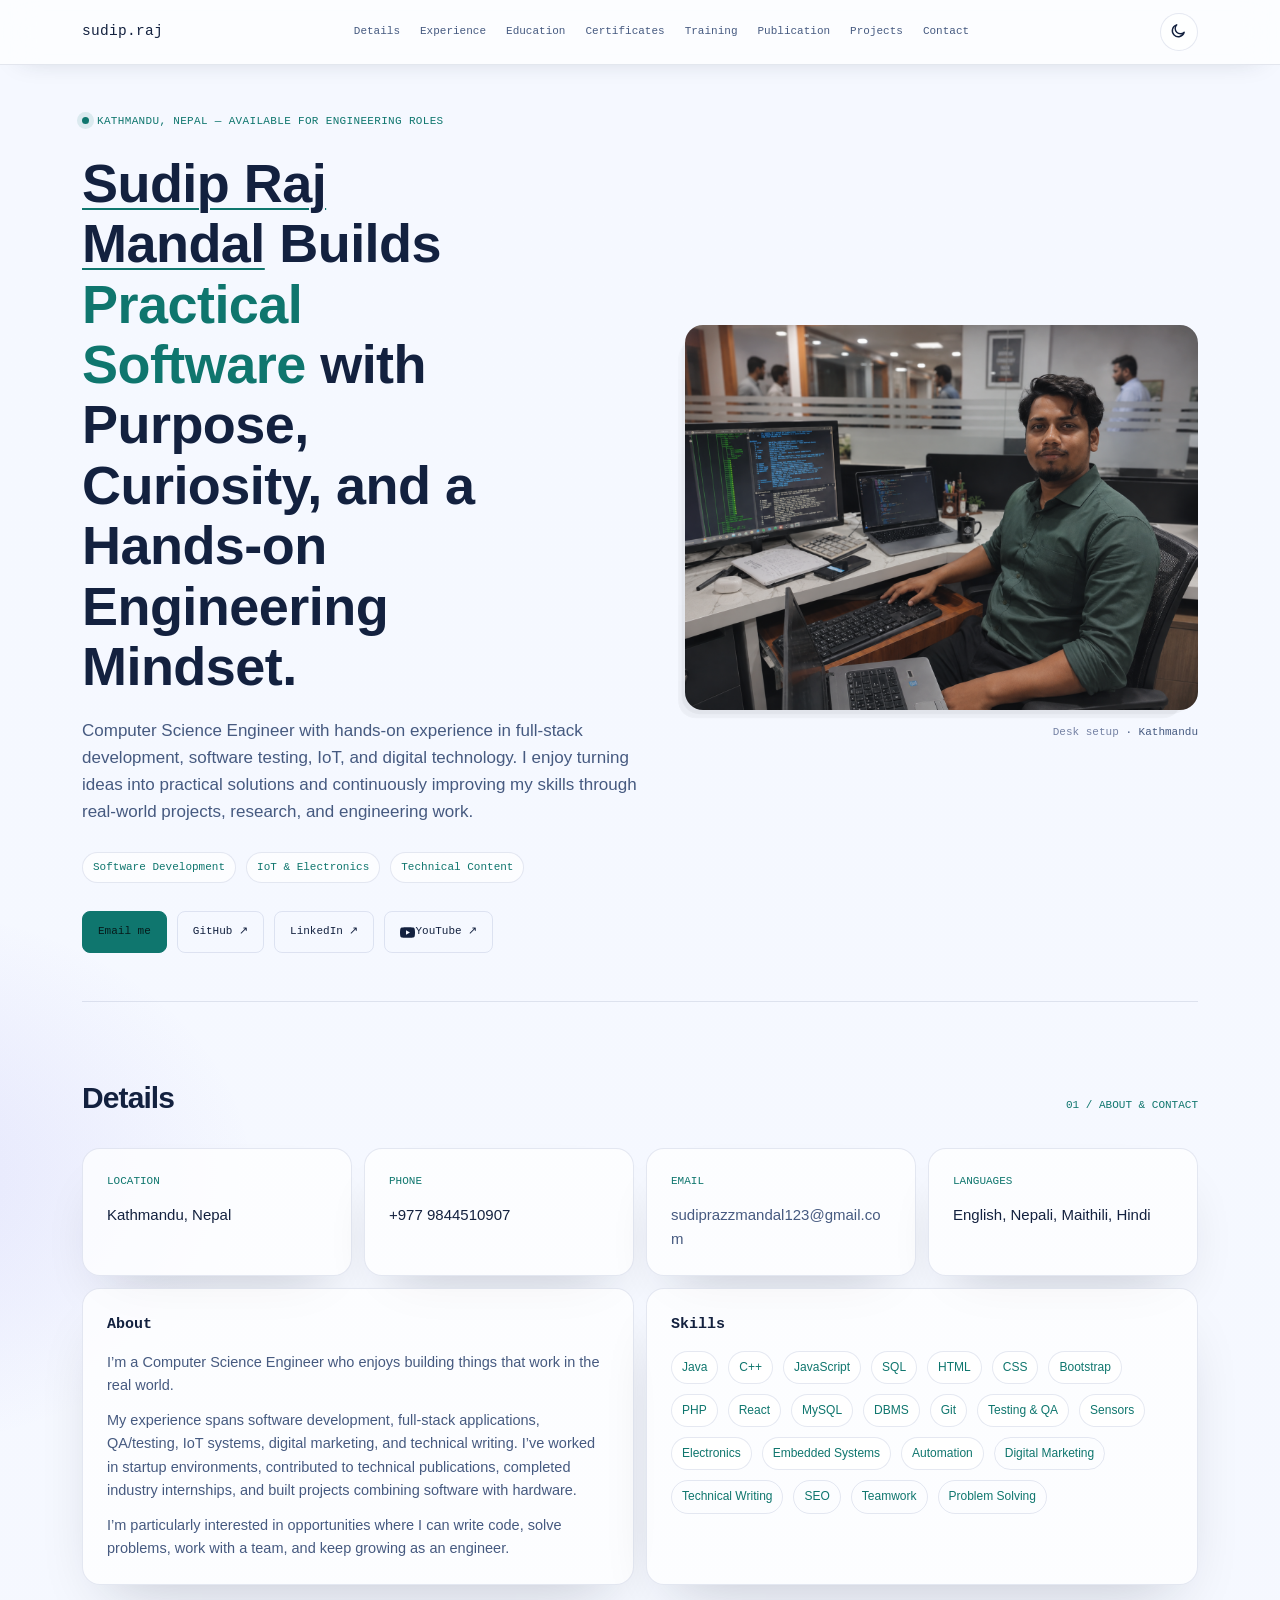
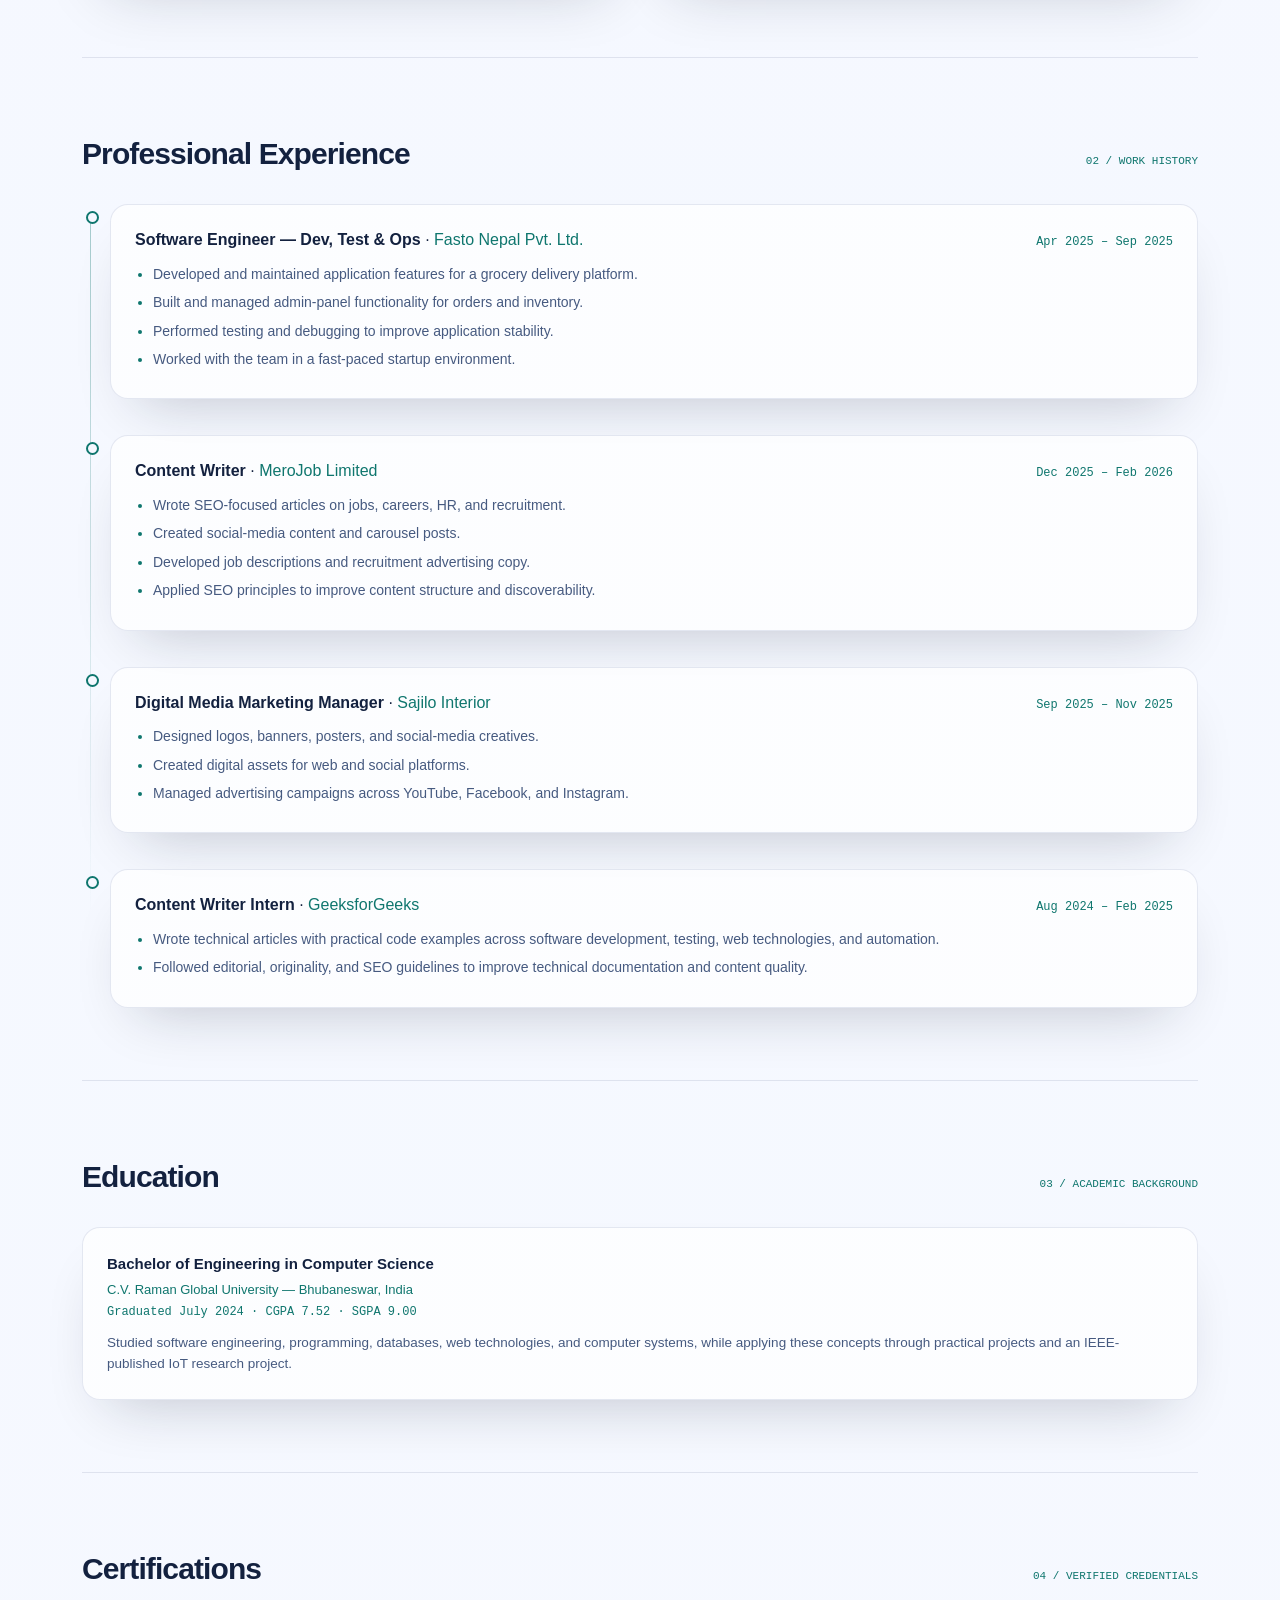
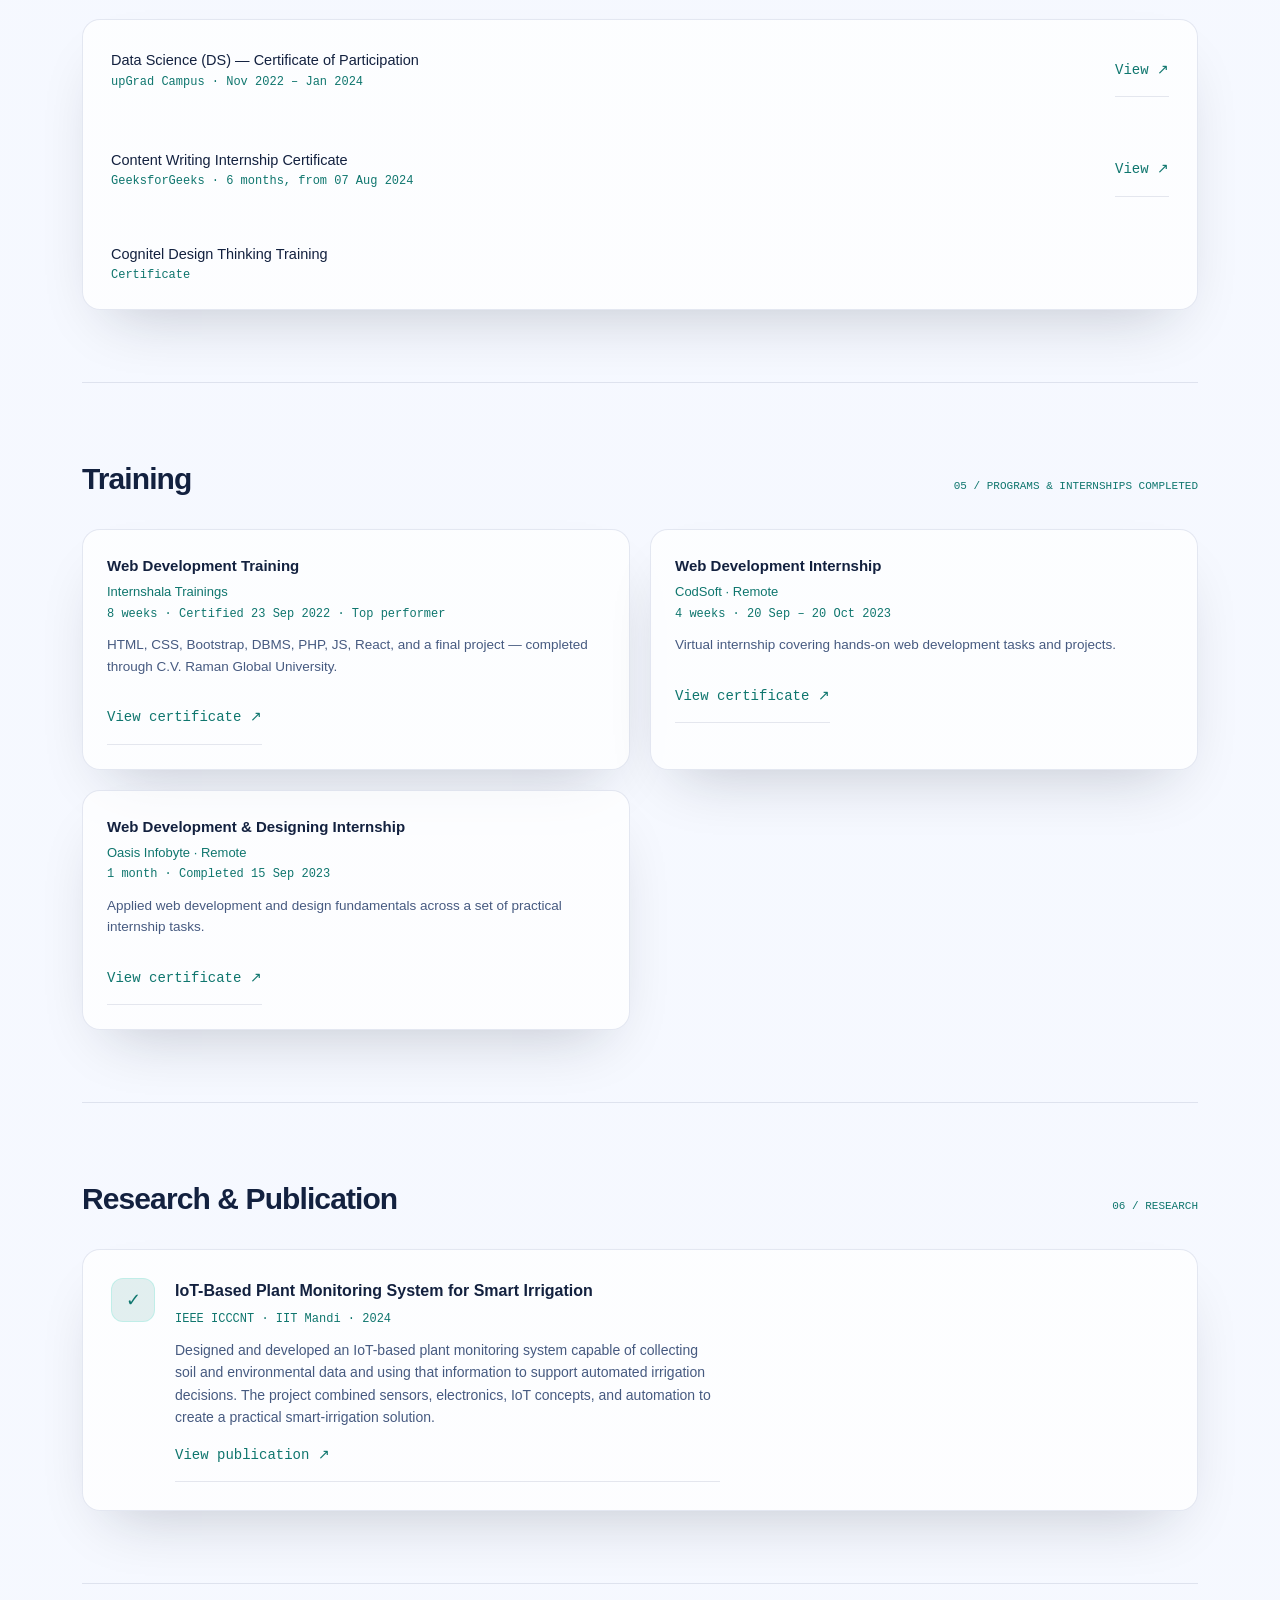
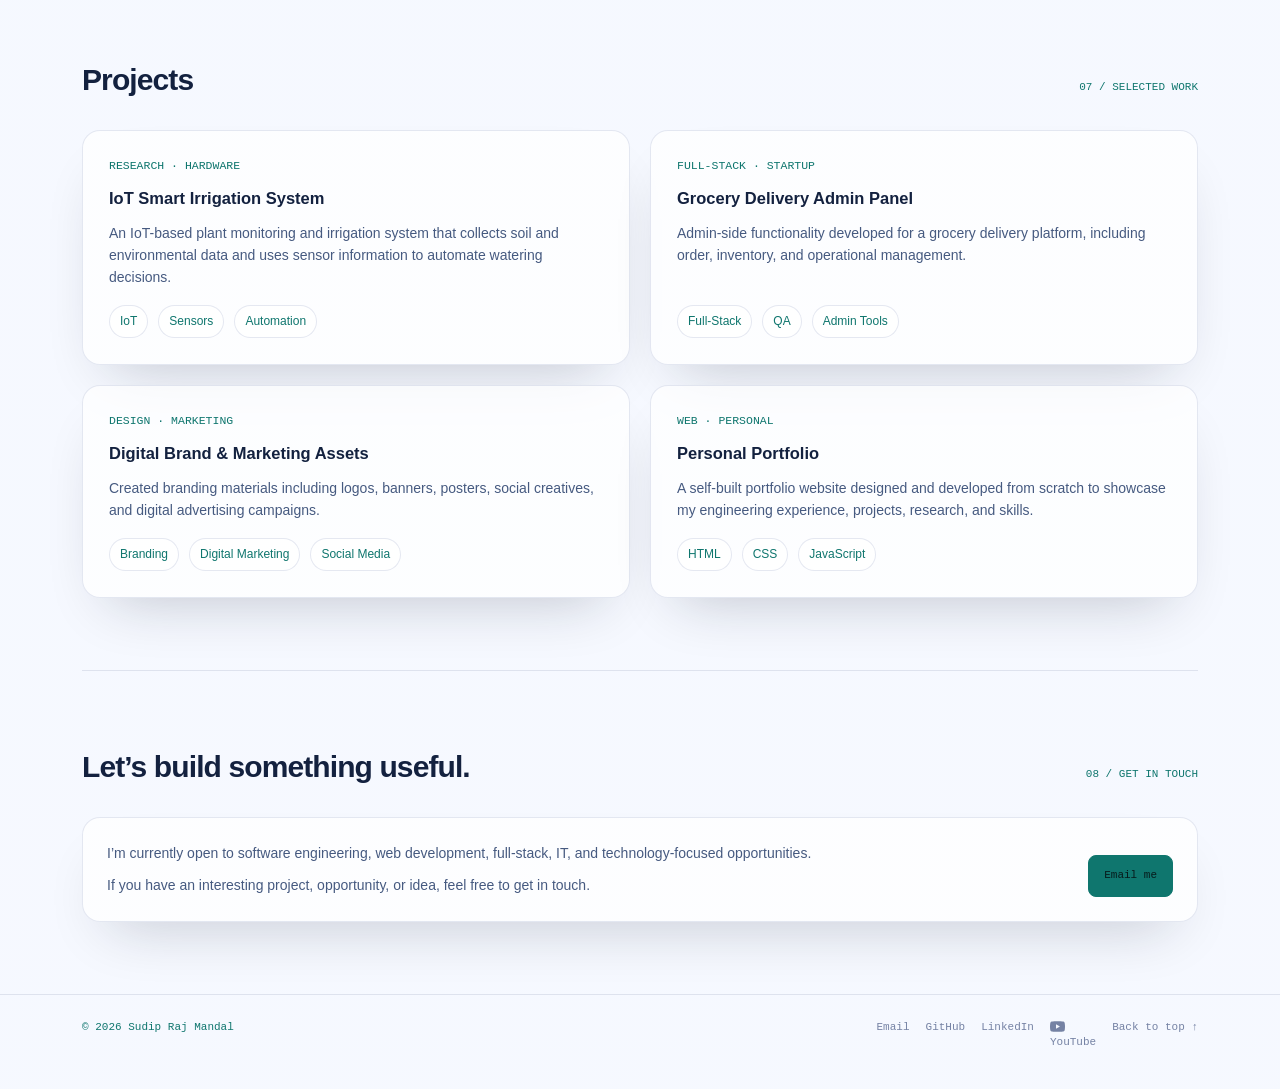
<file: index.html>
<!DOCTYPE html>
<html lang="en">
<head>
<meta charset="UTF-8">
<meta name="viewport" content="width=device-width, initial-scale=1.0">
<meta name="description" content="Sudip Raj Mandal is a Computer Science Engineer and Software Developer working across full-stack development, software testing, IoT, and digital technology.">
<meta name="author" content="Sudip Raj Mandal">
<link rel="canonical" href="https://cybok902.github.io/Sudip_Raj_Mandal_Portfolio/">
<meta property="og:type" content="website">
<meta property="og:url" content="https://cybok902.github.io/Sudip_Raj_Mandal_Portfolio/">
<meta property="og:title" content="Sudip Raj Mandal | Portfolio">
<meta property="og:description" content="Portfolio of Sudip Raj Mandal, Computer Science Engineer and Software Developer.">
<meta property="og:image" content="https://cybok902.github.io/Sudip_Raj_Mandal_Portfolio/images/hero-4.png">
<meta name="twitter:card" content="summary_large_image">
<meta name="twitter:title" content="Sudip Raj Mandal | Portfolio">
<meta name="twitter:description" content="Portfolio of Sudip Raj Mandal, Computer Science Engineer and Software Developer.">
<meta name="twitter:image" content="https://cybok902.github.io/Sudip_Raj_Mandal_Portfolio/images/hero-4.png">
<title>Sudip Raj Mandal | Computer Science Engineer Portfolio</title>
<meta name="theme-color" content="#0a0e17">
<link rel="icon" href="images/hero-4.png" type="image/png">
<script type="application/ld+json">
{
  "@context": "https://schema.org",
  "@type": "Person",
  "name": "Sudip Raj Mandal",
  "url": "https://cybok902.github.io/Sudip_Raj_Mandal_Portfolio/",
  "jobTitle": "Computer Science Engineer and Software Developer",
  "image": "https://cybok902.github.io/Sudip_Raj_Mandal_Portfolio/images/hero-4.png"
}
</script>
<script>
  /* Set theme before first paint: saved choice wins, otherwise follow real local time. */
  (function(){
    try{
      var saved = localStorage.getItem('sudip-theme');
      var theme = saved;
      if(theme !== 'light' && theme !== 'dark'){
        var hour = new Date().getHours();
        theme = (hour >= 6 && hour < 18) ? 'light' : 'dark';
      }
      document.documentElement.setAttribute('data-theme', theme);
    }catch(e){
      document.documentElement.setAttribute('data-theme','dark');
    }
  })();
</script>
<style>
  @font-face {
    font-family: 'JetBrains Mono';
    src: local('JetBrains Mono');
  }
  :root{
    --bg: #0a0e17;
    --bg-2: #0d1220;
    --glass: rgba(255,255,255,0.045);
    --glass-border: rgba(255,255,255,0.09);
    --glass-hi: rgba(255,255,255,0.09);
    --ink: #e7ecf4;
    --ink-dim: #8b96ab;
    --ink-dimmer: #5c6780;
    --accent: #5eead4;
    --accent-2: #7c9eff;
    --accent-dim: rgba(94,234,212,0.14);
    --line: rgba(255,255,255,0.08);
    --radius: 18px;
    --grad-a: rgba(94,234,212,0.10);
    --grad-b: rgba(94,148,234,0.08);
    --shadow: 0 30px 60px -20px rgba(0,0,0,0.6);
  }
  :root[data-theme="light"]{
    --bg: #f5f8ff;
    --bg-2: #ffffff;
    --glass: rgba(255,255,255,0.72);
    --glass-border: rgba(110,127,176,0.18);
    --glass-hi: rgba(255,255,255,0.94);
    --ink: #13213f;
    --ink-dim: #465a80;
    --ink-dimmer: #7582a4;
    --accent: #0f766e;
    --accent-2: #4f46e5;
    --accent-dim: rgba(15,118,110,0.11);
    --line: rgba(79,92,138,0.14);
    --grad-a: rgba(14,165,233,0.13);
    --grad-b: rgba(79,70,229,0.11);
    --shadow: 0 28px 60px -28px rgba(15,23,42,0.24);
  }
  *{box-sizing:border-box; margin:0; padding:0;}
  html{scroll-behavior:smooth;}
  body{
    background:
      radial-gradient(900px 500px at 85% -10%, var(--grad-a), transparent 60%),
      radial-gradient(700px 500px at -10% 20%, var(--grad-b), transparent 55%),
      linear-gradient(180deg, var(--bg) 0%, color-mix(in srgb, var(--bg) 92%, white 8%) 100%);
    color:var(--ink);
    font-family: 'Inter', -apple-system, BlinkMacSystemFont, 'Segoe UI', sans-serif;
    line-height:1.6;
    min-height:100vh;
    -webkit-font-smoothing:antialiased;
    transition: background-color .45s ease, color .35s ease;
  }
  body, .card, .topnav, .btn, .pill, .cert-link, .theme-toggle{
    transition: background-color .4s ease, border-color .4s ease, color .35s ease, box-shadow .4s ease;
  }
  a{color:inherit; text-decoration:none;}
  ::selection{background:var(--accent-dim); color:var(--accent);}

  .mono{font-family:'JetBrains Mono','SF Mono',Consolas,monospace;}

  /* focus visibility */
  a:focus-visible, button:focus-visible{outline:2px solid var(--accent); outline-offset:3px; border-radius:6px;}

  @media (prefers-reduced-motion: reduce){
    *{animation-duration:0.01ms !important; animation-iteration-count:1 !important; transition-duration:0.01ms !important; scroll-behavior:auto !important;}
  }

  /* ---------- layout shell ---------- */
  .shell{
    max-width:1180px;
    margin:0 auto;
    padding:0 32px;
  }

  /* ---------- top nav ---------- */
  .topnav{
    position:sticky; top:0; z-index:50;
    backdrop-filter: blur(18px) saturate(140%);
    -webkit-backdrop-filter: blur(18px) saturate(140%);
    background: rgba(10,14,23,0.62);
    border-bottom:1px solid var(--line);
  }
  :root[data-theme="light"] .topnav{
    background: rgba(255,255,255,0.68);
    box-shadow: 0 12px 28px -22px rgba(30,41,59,0.28);
  }
  .topnav-inner{
    max-width:1180px; margin:0 auto; padding:0 32px;
    display:flex; align-items:center; justify-content:space-between;
    height:64px; position:relative;
  }
  .brand{font-size:14.5px; letter-spacing:0.02em; color:var(--ink);} 

  /* Minimal hero/sequence styles so slideshow images render correctly */
  .hero{display:flex; gap:28px; align-items:center; justify-content:space-between; padding:48px 0;}
  .hero-photo{flex:0 0 46%; display:flex; flex-direction:column; align-items:flex-end;}
  .sequence-shell{position:relative; width:100%; max-width:520px; aspect-ratio: 16/12; padding-top:75%; min-height:280px;}
  .sequence-layer{position:absolute; inset:0; display:block; border-radius:18px; overflow:hidden; background:linear-gradient(180deg, rgba(0,0,0,0.02), rgba(0,0,0,0.04));}
  .sequence-layer img{width:100%; height:100%; object-fit:cover; display:block; -webkit-user-drag:none;}
  .sequence-layer.back{transform:translate3d(-12px,12px,0) scale(.98); filter:brightness(.88);}
  .sequence-layer.mid{transform:translate3d(-6px,6px,0) scale(.99); filter:brightness(.95);}
  .sequence-layer.front{transform:none;}

  .navlinks{display:flex; gap:20px; align-items:center; font-size:11px; color:var(--ink-dim);}
  .navlinks a:hover, .foot-links a:hover{color:var(--accent);}
  .nav-right{display:flex; align-items:center; gap:10px;}
  .theme-toggle, .nav-toggle{border:1px solid var(--glass-border); background:var(--glass); color:var(--ink); cursor:pointer;}
  .theme-toggle{width:38px; height:38px; border-radius:50%; display:grid; place-items:center;}
  .theme-toggle svg{width:17px; height:17px;}
  .icon-moon{display:none;}
  :root[data-theme="light"] .icon-sun{display:none;}
  :root[data-theme="light"] .icon-moon{display:block;}
  .nav-toggle{display:none; width:38px; height:38px; border-radius:8px;}
  .nav-toggle span, .nav-toggle::before, .nav-toggle::after{content:""; display:block; width:16px; height:1px; margin:4px auto; background:currentColor;}
  .eyebrow-line{font-size:11px; color:var(--accent); letter-spacing:.03em; text-transform:uppercase;}
  .dot{display:inline-block; width:7px; height:7px; margin-right:8px; border-radius:50%; background:var(--accent); box-shadow:0 0 0 5px var(--accent-dim);}
  h1{max-width:14ch; margin:22px 0 20px; font-size:clamp(34px,4.4vw,54px); line-height:1.12; letter-spacing:-.01em; font-weight:600;}
  h1 .name{text-decoration-line:underline; text-decoration-color:var(--accent); text-decoration-thickness:2px; text-underline-offset:6px;}
  h1 em{color:var(--accent); font-style:normal;}
  .lede{max-width:600px; color:var(--ink-dim); font-size:17px;}
  .hero-meta, .hero-actions, .pill-row{display:flex; flex-wrap:wrap; gap:10px; align-items:center;}
  .hero-meta{margin:26px 0 28px; color:var(--ink-dim); font-size:11px;}
  .meta-chip, .pill{padding:6px 10px; border:1px solid var(--glass-border); border-radius:999px; background:var(--glass);}
  .btn{display:inline-flex; align-items:center; min-height:42px; padding:0 15px; border:1px solid var(--glass-border); border-radius:8px; font-size:11px;}
  .social-icon{width:15px; height:15px; flex:0 0 15px; display:block;}
  .btn-solid{background:var(--accent); color:#071b1b; border-color:var(--accent);}
  .btn-ghost:hover, .theme-toggle:hover{background:var(--glass-hi); border-color:var(--accent);}
  .hero-photo .tag{margin-top:14px; color:var(--ink-dimmer); font-size:11px;}
  .hero-photo .tag b{color:var(--ink-dim); font-weight:400;}
  section{padding:72px 0; border-top:1px solid var(--line);}
  .section-head{display:flex; align-items:baseline; justify-content:space-between; gap:20px; margin-bottom:26px;}
  h2{font-size:30px; letter-spacing:-.03em;}
  .idx, .label{color:var(--accent); font-size:11px; text-transform:uppercase;}
  h3{font-size:15px; margin-bottom:14px;}
  .details-grid{display:grid; grid-template-columns:repeat(4,1fr); gap:12px;}
  .about-row, .split-grid{display:grid; grid-template-columns:1fr 1fr; gap:12px; margin-top:12px;}
  .card{padding:24px; border:1px solid var(--glass-border); border-radius:var(--radius); background:var(--glass); box-shadow:var(--shadow);}
  .detail-item{min-height:104px;}
  .value{margin-top:12px; font-size:15px; overflow-wrap:anywhere;}
  .value a{color:var(--ink-dim);}
  .value a:hover{color:var(--accent);}
  .pill{font-size:12px; color:var(--ink-dim);}
  .pill.soft{background:transparent;}
  .timeline{display:grid; gap:12px;}
  .timeline-item{display:grid; grid-template-columns:150px 1fr; gap:24px;}
  .timeline-date{color:var(--accent); font-size:11px; text-transform:uppercase;}
  .timeline-copy p, .project p, .contact-copy p{color:var(--ink-dim); font-size:14px;}
  .timeline-copy strong{display:block; margin-bottom:5px; font-size:16px;}
  .tl-item{position:relative; padding-left:28px; padding-bottom:24px;}
  .tl-item:last-child{padding-bottom:0;}
  .tl-item::before{content:""; position:absolute; left:4px; top:7px; width:9px; height:9px; border-radius:50%; background:var(--bg); border:2px solid var(--accent);}
  .timeline:has(.tl-item){position:relative; padding-left:0;}
  .timeline:has(.tl-item)::before{content:""; position:absolute; left:8px; top:8px; bottom:8px; width:1px; background:linear-gradient(var(--accent), transparent 90%); opacity:.35;}
  .tl-card{padding:22px 24px;}
  .tl-top{display:flex; justify-content:space-between; align-items:baseline; flex-wrap:wrap; gap:8px; margin-bottom:6px;}
  .tl-role{font-size:16px; font-weight:600; color:var(--ink);}
  .tl-org{color:var(--accent); font-weight:500;}
  .tl-date{font-size:12px; color:var(--ink-dimmer); white-space:nowrap;}
  .tl-card ul{margin-top:10px; padding-left:18px; color:var(--ink-dim); font-size:14px;}
  .tl-card li{margin-bottom:6px;}
  .tl-card li::marker{color:var(--accent);}
  .stack-grid{display:grid; grid-template-columns:1fr 1fr; gap:20px;}
  .stack-card{padding:24px;}
  .stack-card h3{font-size:15px; font-weight:600; color:var(--ink); margin-bottom:4px;}
  .stack-card .org{font-size:13px; color:var(--accent); margin-bottom:2px;}
  .stack-card .meta, .pub-card .meta{font-size:12px; color:var(--ink-dimmer); margin-bottom:10px;}
  .stack-card p{font-size:13.5px; color:var(--ink-dim);}
  .list-simple{display:flex; flex-direction:column; gap:14px; padding:8px;}
  .list-simple .row{display:flex; justify-content:space-between; align-items:center; padding:16px 20px;}
  .list-simple .name{font-size:14.5px; color:var(--ink); font-weight:500;}
  .list-simple .meta{font-size:12px; color:var(--ink-dimmer);}
  .list-simple .right{display:flex; align-items:center; gap:14px;}
  .stack-card .cert-link{display:inline-flex; margin-top:14px;}
  .pub-card{padding:28px; display:flex; gap:20px; align-items:flex-start;}
  .pub-icon{width:44px; height:44px; border-radius:12px; flex-shrink:0; background:var(--accent-dim); border:1px solid rgba(94,234,212,.25); display:flex; align-items:center; justify-content:center; color:var(--accent); font-size:18px;}
  .pub-card h3{font-size:16px; font-weight:600; color:var(--ink); margin-bottom:6px;}
  .pub-card p{font-size:14px; color:var(--ink-dim); max-width:70ch;}
  .proj-grid{display:grid; grid-template-columns:repeat(2, 1fr); gap:20px;}
  .proj-card{padding:26px; display:flex; flex-direction:column; height:100%;}
  .proj-card .kicker{font-size:11.5px; color:var(--ink-dimmer); margin-bottom:10px;}
  .proj-card h3{font-size:16.5px; font-weight:600; margin-bottom:10px; color:var(--ink);}
  .proj-card p{font-size:14px; color:var(--ink-dim); flex-grow:1;}
  .proj-card .pill-row{margin-top:16px;}
  .project-grid{display:grid; grid-template-columns:repeat(3,1fr); gap:12px;}
  .project{min-height:220px; display:flex; flex-direction:column;}
  .project .project-type{color:var(--accent); font-size:11px; text-transform:uppercase; margin-bottom:18px;}
  .project .project-link{margin-top:auto; padding-top:24px; color:var(--ink); font-size:12px;}
  .project .project-link:hover{color:var(--accent);}
  .cert-list{display:grid; gap:10px;}
  .cert-link{display:flex; justify-content:space-between; gap:20px; padding:15px 0; border-bottom:1px solid var(--line); color:var(--ink-dim); font-size:14px;}
  .cert-link:hover{color:var(--accent);}
  .meta-chip, .pill, .pill.soft, .tl-date, .stack-card .meta, .pub-card .meta, .list-simple .meta, .cert-link, .proj-card .kicker, .copyright{color:var(--accent);}
  .contact-copy{display:flex; align-items:end; justify-content:space-between; gap:24px;}
  footer{border-top:1px solid var(--line); padding:24px 0 38px; color:var(--ink-dimmer); font-size:11px;}
  .foot-inner{display:flex; justify-content:space-between; gap:20px;}
  .foot-links{display:flex; flex-wrap:wrap; gap:16px;}
  .reveal{animation:rise .7s both;}
  @keyframes rise{from{opacity:0; transform:translateY(10px)}to{opacity:1; transform:none}}
  @media (max-width:900px){.navlinks{gap:12px}.hero{align-items:flex-start}.details-grid{grid-template-columns:repeat(2,1fr)}.project-grid,.proj-grid{grid-template-columns:1fr 1fr}}
  @media (max-width:680px){.shell,.topnav-inner{padding-left:20px; padding-right:20px}.nav-toggle{display:block}.navlinks{display:none; position:absolute; top:64px; left:20px; right:20px; padding:14px; flex-direction:column; align-items:flex-start; background:var(--bg-2); border:1px solid var(--glass-border); border-radius:10px; box-shadow:var(--shadow)}.navlinks.open{display:flex}.hero{display:flex; flex-direction:column; padding:42px 0}.hero-photo{width:100%; align-items:stretch}.sequence-shell{max-width:none; min-height:0}.hero-photo .tag{text-align:right}.hero-actions .btn{flex:1; justify-content:center}.section-head{align-items:flex-start; flex-direction:column; gap:6px}.details-grid,.about-row,.split-grid,.project-grid,.proj-grid,.stack-grid{grid-template-columns:1fr}.timeline-item{grid-template-columns:1fr; gap:5px}.contact-copy,.foot-inner{align-items:flex-start; flex-direction:column}.foot-links{gap:10px}.tl-top{display:block}.tl-date{margin-top:6px}.pub-card{padding:20px;}}

</style>
</head>
<body>

<nav class="topnav">
  <div class="topnav-inner">
    <div class="brand mono">sudip<span>.</span>raj</div>
    <button class="nav-toggle" id="navToggle" type="button" aria-label="Toggle navigation menu" aria-expanded="false" aria-controls="navMenu">
      <span></span>
    </button>
    <div class="navlinks mono" id="navMenu">
      <a href="#details">Details</a>
      <a href="#experience">Experience</a>
      <a href="#education">Education</a>
      <a href="#certifications">Certificates</a>
      <a href="#training">Training</a>
      <a href="#publication">Publication</a>
      <a href="#projects">Projects</a>
      <a href="#contact">Contact</a>
    </div>
    <div class="nav-right">
      <button class="theme-toggle" id="themeToggle" type="button" aria-label="Toggle light and dark mode" title="Toggle light / dark mode">
        <span class="icon-sun">
          <svg viewBox="0 0 24 24" fill="none" stroke="currentColor" stroke-width="2" stroke-linecap="round" stroke-linejoin="round"><circle cx="12" cy="12" r="4.5"></circle><path d="M12 2.5v2.5M12 19v2.5M4.6 4.6l1.8 1.8M17.6 17.6l1.8 1.8M2.5 12H5M19 12h2.5M4.6 19.4l1.8-1.8M17.6 6.4l1.8-1.8"></path></svg>
        </span>
        <span class="icon-moon">
          <svg viewBox="0 0 24 24" fill="none" stroke="currentColor" stroke-width="2" stroke-linecap="round" stroke-linejoin="round"><path d="M20 14.5A8.5 8.5 0 1 1 9.5 4a7 7 0 0 0 10.5 10.5z"></path></svg>
        </span>
      </button>
    </div>
  </div>
</nav>

<div class="shell">

  <!-- HERO -->
  <header class="hero" id="top">
    <div>
      <div class="eyebrow-line mono"><span class="dot"></span>Kathmandu, Nepal — available for engineering roles</div>
      <h1><span class="name">Sudip Raj Mandal</span> Builds <em>Practical Software</em> with Purpose, Curiosity, and a Hands-on Engineering Mindset.</h1>
      <p class="lede">Computer Science Engineer with hands-on experience in full-stack development, software testing, IoT, and digital technology. I enjoy turning ideas into practical solutions and continuously improving my skills through real-world projects, research, and engineering work.</p>
      <div class="hero-meta mono" aria-label="Professional highlights">
        <span class="meta-chip">Software Development</span>
        <span class="meta-chip">IoT &amp; Electronics</span>
        <span class="meta-chip">Technical Content</span>
      </div>
      <div class="hero-actions">
        <a class="btn btn-solid mono" href="mailto:sudiprazzmandal123@gmail.com">Email me</a>
        <a class="btn btn-ghost mono" href="https://github.com/CYBOK902" target="_blank" rel="noopener">GitHub ↗</a>
        <a class="btn btn-ghost mono" href="https://www.linkedin.com/in/sudiprajmandal" target="_blank" rel="noopener">LinkedIn ↗</a>
        <a class="btn btn-ghost mono" href="https://www.youtube.com/@cybok6620/videos" target="_blank" rel="noopener"><svg class="social-icon" viewBox="0 0 24 24" aria-hidden="true"><path fill="currentColor" d="M23.5 6.2a3 3 0 0 0-2.1-2.1C19.5 3.6 12 3.6 12 3.6s-7.5 0-9.4.5A3 3 0 0 0 .5 6.2 31 31 0 0 0 0 12a31 31 0 0 0 .5 5.8 3 3 0 0 0 2.1 2.1c1.9.5 9.4.5 9.4.5s7.5 0 9.4-.5a3 3 0 0 0 2.1-2.1A31 31 0 0 0 24 12a31 31 0 0 0-.5-5.8ZM9.6 15.6V8.4l6.3 3.6-6.3 3.6Z"/></svg>YouTube ↗</a>
      </div>
    </div>
    <div class="hero-photo">
      <div class="sequence-shell" aria-label="Portfolio profile visual sequence">
        <div class="sequence-layer back"></div>
        <div class="sequence-layer mid"></div>
        <div class="sequence-layer front">
          <img src="images/hero-1.png" alt="Portfolio image" loading="eager" decoding="async">
        </div>
      </div>
      <div class="tag mono">Desk setup <b>· Kathmandu</b></div>
    </div>
  </header>

  <!-- DETAILS -->
  <section id="details" class="reveal">
    <div class="section-head">
      <h2>Details</h2>
      <span class="idx mono">01 / About & contact</span>
    </div>
    <div class="details-grid">
      <div class="card detail-item reveal reveal-stagger" style="--i:0;">
        <div class="label mono">Location</div>
        <div class="value">Kathmandu, Nepal</div>
      </div>
      <div class="card detail-item reveal reveal-stagger" style="--i:1;">
        <div class="label mono">Phone</div>
        <div class="value">+977 9844510907</div>
      </div>
      <div class="card detail-item reveal reveal-stagger" style="--i:2;">
        <div class="label mono">Email</div>
        <div class="value"><a href="mailto:sudiprazzmandal123@gmail.com">sudiprazzmandal123@gmail.com</a></div>
      </div>
      <div class="card detail-item reveal reveal-stagger" style="--i:3;">
        <div class="label mono">Languages</div>
        <div class="value">English, Nepali, Maithili, Hindi</div>
      </div>
    </div>

    <div class="about-row">
      <div class="card reveal reveal-stagger" style="--i:0;">
        <h3 class="mono">About</h3>
        <p style="color:var(--ink-dim); font-size:14.5px;">I’m a Computer Science Engineer who enjoys building things that work in the real world.</p>
        <p style="color:var(--ink-dim); font-size:14.5px; margin-top:12px;">My experience spans software development, full-stack applications, QA/testing, IoT systems, digital marketing, and technical writing. I’ve worked in startup environments, contributed to technical publications, completed industry internships, and built projects combining software with hardware.</p>
        <p style="color:var(--ink-dim); font-size:14.5px; margin-top:12px;">I’m particularly interested in opportunities where I can write code, solve problems, work with a team, and keep growing as an engineer.</p>
      </div>
      <div class="card reveal reveal-stagger" style="--i:1;">
        <h3 class="mono">Skills</h3>
        <div class="pill-row">
          <span class="pill">Java</span>
          <span class="pill">C++</span>
          <span class="pill">JavaScript</span>
          <span class="pill">SQL</span>
          <span class="pill">HTML</span>
          <span class="pill">CSS</span>
          <span class="pill">Bootstrap</span>
          <span class="pill">PHP</span>
          <span class="pill">React</span>
          <span class="pill">MySQL</span>
          <span class="pill">DBMS</span>
          <span class="pill">Git</span>
          <span class="pill">Testing &amp; QA</span>
          <span class="pill">Sensors</span>
          <span class="pill">Electronics</span>
          <span class="pill">Embedded Systems</span>
          <span class="pill">Automation</span>
          <span class="pill soft">Digital Marketing</span>
          <span class="pill soft">Technical Writing</span>
          <span class="pill soft">SEO</span>
          <span class="pill soft">Teamwork</span>
          <span class="pill soft">Problem Solving</span>
        </div>
      </div>
    </div>
  </section>

  <section id="experience">
    <div class="section-head"><h2>Professional Experience</h2><span class="idx mono">02 / Work history</span></div>
    <div class="timeline">
      <div class="tl-item"><div class="card tl-card"><div class="tl-top"><div><span class="tl-role">Software Engineer — Dev, Test &amp; Ops</span> · <span class="tl-org">Fasto Nepal Pvt. Ltd.</span></div><div class="tl-date mono">Apr 2025 – Sep 2025</div></div><ul><li>Developed and maintained application features for a grocery delivery platform.</li><li>Built and managed admin-panel functionality for orders and inventory.</li><li>Performed testing and debugging to improve application stability.</li><li>Worked with the team in a fast-paced startup environment.</li></ul></div></div>
      <div class="tl-item"><div class="card tl-card"><div class="tl-top"><div><span class="tl-role">Content Writer</span> · <span class="tl-org">MeroJob Limited</span></div><div class="tl-date mono">Dec 2025 – Feb 2026</div></div><ul><li>Wrote SEO-focused articles on jobs, careers, HR, and recruitment.</li><li>Created social-media content and carousel posts.</li><li>Developed job descriptions and recruitment advertising copy.</li><li>Applied SEO principles to improve content structure and discoverability.</li></ul></div></div>
      <div class="tl-item"><div class="card tl-card"><div class="tl-top"><div><span class="tl-role">Digital Media Marketing Manager</span> · <span class="tl-org">Sajilo Interior</span></div><div class="tl-date mono">Sep 2025 – Nov 2025</div></div><ul><li>Designed logos, banners, posters, and social-media creatives.</li><li>Created digital assets for web and social platforms.</li><li>Managed advertising campaigns across YouTube, Facebook, and Instagram.</li></ul></div></div>
      <div class="tl-item"><div class="card tl-card"><div class="tl-top"><div><span class="tl-role">Content Writer Intern</span> · <span class="tl-org">GeeksforGeeks</span></div><div class="tl-date mono">Aug 2024 – Feb 2025</div></div><ul><li>Wrote technical articles with practical code examples across software development, testing, web technologies, and automation.</li><li>Followed editorial, originality, and SEO guidelines to improve technical documentation and content quality.</li></ul></div></div>
    </div>
  </section>

  <section id="education"><div class="section-head"><h2>Education</h2><span class="idx mono">03 / Academic background</span></div><div class="card stack-card"><h3>Bachelor of Engineering in Computer Science</h3><div class="org">C.V. Raman Global University — Bhubaneswar, India</div><div class="meta mono">Graduated July 2024 · CGPA 7.52 · SGPA 9.00</div><p>Studied software engineering, programming, databases, web technologies, and computer systems, while applying these concepts through practical projects and an IEEE-published IoT research project.</p></div></section>

  <section id="certifications"><div class="section-head"><h2>Certifications</h2><span class="idx mono">04 / Verified credentials</span></div><div class="card list-simple"><div class="row"><div><div class="name">Data Science (DS) — Certificate of Participation</div><div class="meta mono">upGrad Campus · Nov 2022 – Jan 2024</div></div><a class="cert-link mono" href="https://drive.google.com/file/d/1maskwqedvHCmuLz8_bKXz_OmMJVQpbgp/view?usp=sharing" target="_blank" rel="noopener">View ↗</a></div><div class="row"><div><div class="name">Content Writing Internship Certificate</div><div class="meta mono">GeeksforGeeks · 6 months, from 07 Aug 2024</div></div><a class="cert-link mono" href="https://drive.google.com/file/d/15mov6mmEXaIEttU93XYGnp7v8Hgp-1wt/view?usp=sharing" target="_blank" rel="noopener">View ↗</a></div><div class="row"><div><div class="name">Cognitel Design Thinking Training</div><div class="meta mono">Certificate</div></div></div></div></section>

  <section id="training"><div class="section-head"><h2>Training</h2><span class="idx mono">05 / Programs & internships completed</span></div><div class="stack-grid"><div class="card stack-card"><h3>Web Development Training</h3><div class="org">Internshala Trainings</div><div class="meta mono">8 weeks · Certified 23 Sep 2022 · Top performer</div><p>HTML, CSS, Bootstrap, DBMS, PHP, JS, React, and a final project — completed through C.V. Raman Global University.</p><a class="cert-link mono" href="https://drive.google.com/file/d/1CPK1VKwRg7F02amVthfFxrU8NWE78uBf/view?usp=sharing" target="_blank" rel="noopener">View certificate ↗</a></div><div class="card stack-card"><h3>Web Development Internship</h3><div class="org">CodSoft · Remote</div><div class="meta mono">4 weeks · 20 Sep – 20 Oct 2023</div><p>Virtual internship covering hands-on web development tasks and projects.</p><a class="cert-link mono" href="https://drive.google.com/file/d/17neBRzbr_sD4NhEowY7JbqsMjUo-uGfB/view?usp=sharing" target="_blank" rel="noopener">View certificate ↗</a></div><div class="card stack-card"><h3>Web Development & Designing Internship</h3><div class="org">Oasis Infobyte · Remote</div><div class="meta mono">1 month · Completed 15 Sep 2023</div><p>Applied web development and design fundamentals across a set of practical internship tasks.</p><a class="cert-link mono" href="https://drive.google.com/file/d/1GTn3zo58Z2F9nbA9heRbz6q-4XLbUupA/view?usp=sharing" target="_blank" rel="noopener">View certificate ↗</a></div></div></section>

  <section id="publication"><div class="section-head"><h2>Research &amp; Publication</h2><span class="idx mono">06 / Research</span></div><div class="card pub-card"><div class="pub-icon">✓</div><div><h3>IoT-Based Plant Monitoring System for Smart Irrigation</h3><div class="meta mono">IEEE ICCCNT · IIT Mandi · 2024</div><p>Designed and developed an IoT-based plant monitoring system capable of collecting soil and environmental data and using that information to support automated irrigation decisions. The project combined sensors, electronics, IoT concepts, and automation to create a practical smart-irrigation solution.</p><a class="cert-link mono" href="https://drive.google.com/file/d/1Yxk5TYs3YYWM6JSJoXczDEvlJ3ffYqhO/view?usp=sharing" target="_blank" rel="noopener">View publication ↗</a></div></div></section>

  <section id="projects"><div class="section-head"><h2>Projects</h2><span class="idx mono">07 / Selected work</span></div><div class="proj-grid"><div class="card proj-card"><div class="kicker mono">RESEARCH · HARDWARE</div><h3>IoT Smart Irrigation System</h3><p>An IoT-based plant monitoring and irrigation system that collects soil and environmental data and uses sensor information to automate watering decisions.</p><div class="pill-row"><span class="pill">IoT</span><span class="pill">Sensors</span><span class="pill">Automation</span></div></div><div class="card proj-card"><div class="kicker mono">FULL-STACK · STARTUP</div><h3>Grocery Delivery Admin Panel</h3><p>Admin-side functionality developed for a grocery delivery platform, including order, inventory, and operational management.</p><div class="pill-row"><span class="pill">Full-Stack</span><span class="pill">QA</span><span class="pill">Admin Tools</span></div></div><div class="card proj-card"><div class="kicker mono">DESIGN · MARKETING</div><h3>Digital Brand &amp; Marketing Assets</h3><p>Created branding materials including logos, banners, posters, social creatives, and digital advertising campaigns.</p><div class="pill-row"><span class="pill">Branding</span><span class="pill">Digital Marketing</span><span class="pill">Social Media</span></div></div><div class="card proj-card"><div class="kicker mono">WEB · PERSONAL</div><h3>Personal Portfolio</h3><p>A self-built portfolio website designed and developed from scratch to showcase my engineering experience, projects, research, and skills.</p><div class="pill-row"><span class="pill">HTML</span><span class="pill">CSS</span><span class="pill">JavaScript</span></div></div></div></section>

  <section id="contact"><div class="section-head"><h2>Let’s build something useful.</h2><span class="idx mono">08 / Get in touch</span></div><div class="card contact-copy"><div><p>I’m currently open to software engineering, web development, full-stack, IT, and technology-focused opportunities.</p><p style="margin-top:10px;">If you have an interesting project, opportunity, or idea, feel free to get in touch.</p></div><a class="btn btn-solid mono" href="mailto:sudiprazzmandal123@gmail.com">Email me</a></div></section>
</div>

<footer>
  <div class="shell foot-inner">
    <div class="copyright mono">© 2026 Sudip Raj Mandal</div>
    <div class="foot-links mono">
      <a href="mailto:sudiprazzmandal123@gmail.com">Email</a>
      <a href="https://github.com/CYBOK902" target="_blank" rel="noopener">GitHub</a>
      <a href="https://www.linkedin.com/in/sudiprajmandal" target="_blank" rel="noopener">LinkedIn</a>
      <a href="https://www.youtube.com/@cybok6620/videos" target="_blank" rel="noopener"><svg class="social-icon" viewBox="0 0 24 24" aria-hidden="true"><path fill="currentColor" d="M23.5 6.2a3 3 0 0 0-2.1-2.1C19.5 3.6 12 3.6 12 3.6s-7.5 0-9.4.5A3 3 0 0 0 .5 6.2 31 31 0 0 0 0 12a31 31 0 0 0 .5 5.8 3 3 0 0 0 2.1 2.1c1.9.5 9.4.5 9.4.5s7.5 0 9.4-.5a3 3 0 0 0 2.1-2.1A31 31 0 0 0 24 12a31 31 0 0 0-.5-5.8ZM9.6 15.6V8.4l6.3 3.6-6.3 3.6Z"/></svg>YouTube</a>
      <a href="#top">Back to top ↑</a>
    </div>
  </div>
</footer>

<script src="hero-images.js"></script>
<script>
  const navToggle = document.getElementById('navToggle');
  const navMenu = document.getElementById('navMenu');
  const themeToggle = document.getElementById('themeToggle');
  const frontImage = document.querySelector('.sequence-layer.front img');

  navToggle.addEventListener('click', () => {
    const isOpen = navMenu.classList.toggle('open');
    navToggle.setAttribute('aria-expanded', String(isOpen));
  });

  navMenu.querySelectorAll('a').forEach((link) => {
    link.addEventListener('click', () => {
      navMenu.classList.remove('open');
      navToggle.setAttribute('aria-expanded', 'false');
    });
  });

  themeToggle.addEventListener('click', () => {
    const nextTheme = document.documentElement.dataset.theme === 'light' ? 'dark' : 'light';
    document.documentElement.dataset.theme = nextTheme;
    localStorage.setItem('sudip-theme', nextTheme);
  });

  const slides = Array.isArray(window.heroImages) ? window.heroImages : [];
  let slideIndex = 0;
  const showNextSlide = () => {
    if (!frontImage || slides.length < 2) return;
    slideIndex = (slideIndex + 1) % slides.length;
    frontImage.style.opacity = '0';
    window.setTimeout(() => {
      frontImage.src = slides[slideIndex];
      frontImage.style.opacity = '1';
    }, 180);
  };
  frontImage?.addEventListener('error', () => { frontImage.src = 'images/hero-4.png'; });
  window.setInterval(showNextSlide, window.heroImageIntervalMs || 3500);
</script>

</body>
</html>
</file>
